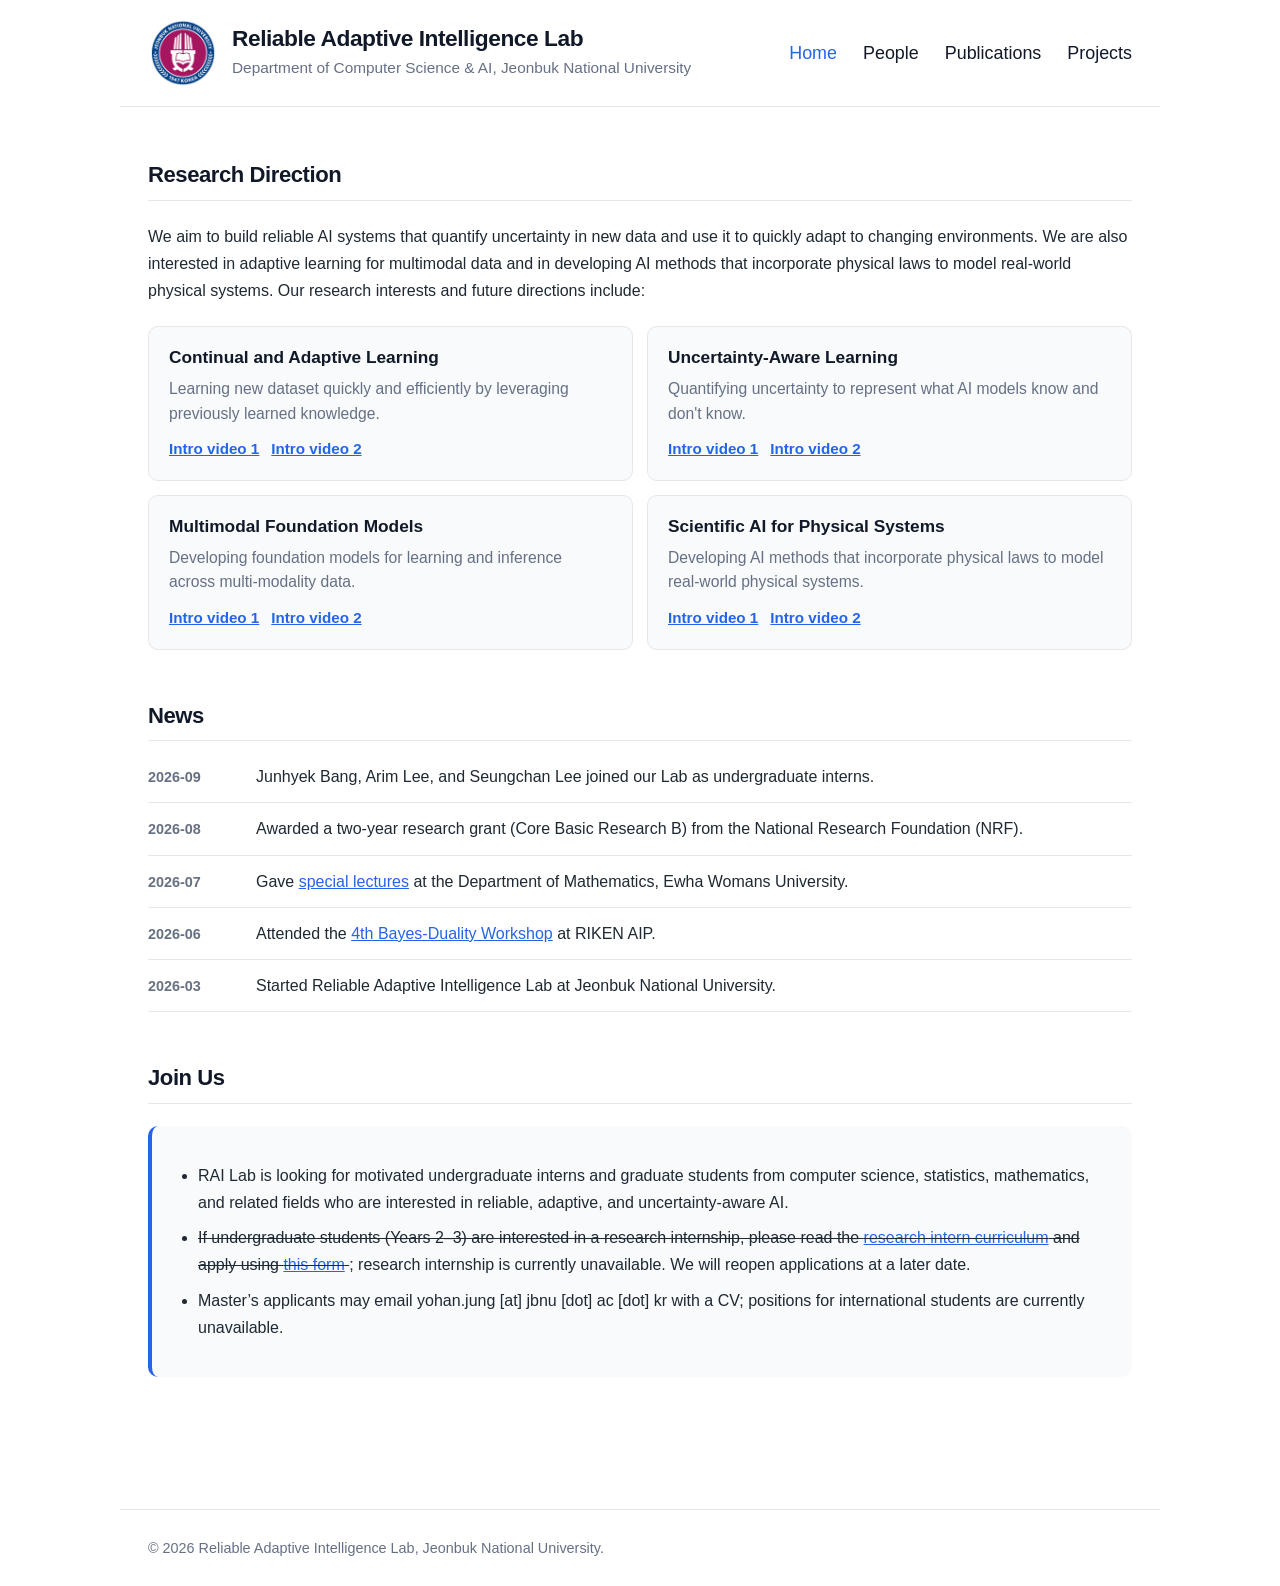
<file: index.html>
<!DOCTYPE html>
<html lang="en">
<head>
  <meta charset="UTF-8" />
  <meta name="viewport" content="width=device-width, initial-scale=1.0" />
  <title>Reliable Adaptive Intelligence Lab</title>
  <link rel="stylesheet" href="style.css?v=4" />
  <script>
    if (window.location.pathname.endsWith('/index.html')) {
      window.history.replaceState(null, '', window.location.pathname.replace(/index\.html$/, ''));
    }
  </script>
</head>

<body>
  <header class="site-header">
    <div class="brand">
      <img class="brand-logo" src="assets/home-embleum.png" alt="Jeonbuk National University logo" />
      <div class="brand-text">
        <div class="brand-title">Reliable Adaptive Intelligence Lab</div>
        <div class="brand-subtitle">Department of Computer Science &amp; AI, Jeonbuk National University</div>
      </div>
    </div>

    <nav class="site-nav">
      <a class="active" href="/">Home</a>
      <a href="people.html">People</a>
      <a href="publications.html">Publications</a>
      <a href="projects.html">Projects</a>
    </nav>
  </header>

  <main class="container">

    <section class="section">
      <h2>Research Direction</h2>

      <p>
        We aim to build reliable AI systems that quantify uncertainty in new data and use it to quickly adapt to changing environments. 
        We are also interested in adaptive learning for multimodal data and in developing AI methods that incorporate physical laws to model real-world physical systems.
        Our research interests and future directions include:
      </p>

      <div class="theme-list">
        <div class="theme-item">
          <h3>Continual and Adaptive Learning</h3>
          <p>Learning new dataset quickly and efficiently by leveraging previously learned knowledge.</p>
          <div class="theme-links">
            <a href="https://www.youtube.com/watch?v=_49ydwCrhVk&amp;t=0s">Intro video 1</a>
            <a href="https://www.youtube.com/live/pB0ynaYZVaU?si=M1dCXUzkx3sLx9Ly">Intro video 2</a>
          </div>
        </div>

        <div class="theme-item">
          <h3>Uncertainty-Aware Learning</h3>
          <p>Quantifying uncertainty to represent what AI models know and don't know.</p>
          <div class="theme-links">
            <a href="https://www.youtube.com/watch?v=fxiI_akW6MA">Intro video 1</a>
            <a href="https://www.youtube.com/watch?v=veYq6EWZyVc">Intro video 2</a>
            <!-- <a href="https://www.youtube.com/watch?v=TRNYnRRJBRg">link3</a> -->
          </div>
        </div>

        <div class="theme-item">
          <h3>Multimodal Foundation Models</h3>
          <p>Developing foundation models for learning and inference across multi-modality data.</p>
          <div class="theme-links">
            <a href="https://www.youtube.com/watch?v=NDdc39KYqDU">Intro video 1</a>
            <a href="https://www.youtube.com/watch?v=mQOK0Mfyrkk">Intro video 2</a>
          </div>

        </div>

        <div class="theme-item">
          <h3>Scientific AI for Physical Systems</h3>
          <p>Developing AI methods that incorporate physical laws to model real-world physical systems.</p>
          <div class="theme-links">
            <a href="https://www.youtube.com/watch?v=pZm-Hs2Wstc">Intro video 1</a>
            <a href="https://youtu.be/-3gfcvwyCqw?si=eeulVyX9C-i20Cjy">Intro video 2</a>
          </div>
        </div>
      </div>
    </section>

    <section class="section">
      <h2>News</h2>

      <div class="news-item">
        <span class="news-date">2026-09</span>
        <p> Junhyek Bang, Arim Lee, and Seungchan Lee joined our Lab as undergraduate interns.</p>
      </div>
      
      <div class="news-item">
        <span class="news-date">2026-08</span>
        <p>Awarded a two-year research grant (Core Basic Research B) from the National Research Foundation (NRF).</p>
      </div>

      <div class="news-item">
        <span class="news-date">2026-07</span>
        <p>Gave <a href="https://github.com/becre2021/mlmeetde-101">special lectures</a> at the Department of Mathematics, Ewha Womans University.</p>
      </div>

      <div class="news-item">
        <span class="news-date">2026-06</span>
        <p>Attended the <a href="https://bayesduality.github.io/workshop_2026.html">4th Bayes-Duality Workshop</a> at RIKEN AIP.</p>
      </div> 

      <div class="news-item">
        <span class="news-date">2026-03</span>
        <p>Started Reliable Adaptive Intelligence Lab at Jeonbuk National University.</p>
      </div>
    </section>

    <!-- <section class="section">
      <h2>Join Us</h2>
      <div class="notice">
        RAI Lab is looking for motivated undergraduate interns and graduate students from computer science, statistics, mathematics, and related fields who are interested in reliable, adaptive, and uncertainty-aware AI.
        
        If undergraduate students (Years 2–3) are interested, please read <a href="/intern">research intern curriculum</a> and apply using <a href="https://forms.gle/CQf4ckK8HeQXMaTn7">this form</a>.
        Master&rsquo;s applicants may email yohan.jung [at] jbnu [dot] ac [dot] kr; Positions for international students are currently unavailable.
      </div>
    </section> -->

    <section class="section">
    <h2>Join Us</h2>
    <div class="notice">
      <ul class="join-list">
        <li>
          RAI Lab is looking for motivated undergraduate interns and graduate students from computer science, statistics, mathematics, and related fields who are interested in reliable, adaptive, and uncertainty-aware AI.
        </li>

        <li>
          <del>
            If undergraduate students (Years 2–3) are interested in a research internship,
            please read the <a href="/intern">research intern curriculum</a> and
            apply using <a href="https://forms.gle/CQf4ckK8HeQXMaTn7">this form</a>
          </del>; research internship is currently unavailable. We will reopen applications at a later date.
        </li>

        <li>
          Master’s applicants may email yohan.jung [at] jbnu [dot] ac [dot] kr with a CV; positions for international students are currently unavailable. 
        </li>
      </ul>
    </div>
</section>

  </main>

  <footer class="site-footer">
    © 2026 Reliable Adaptive Intelligence Lab, Jeonbuk National University.
  </footer>
</body>
</html>
</file>
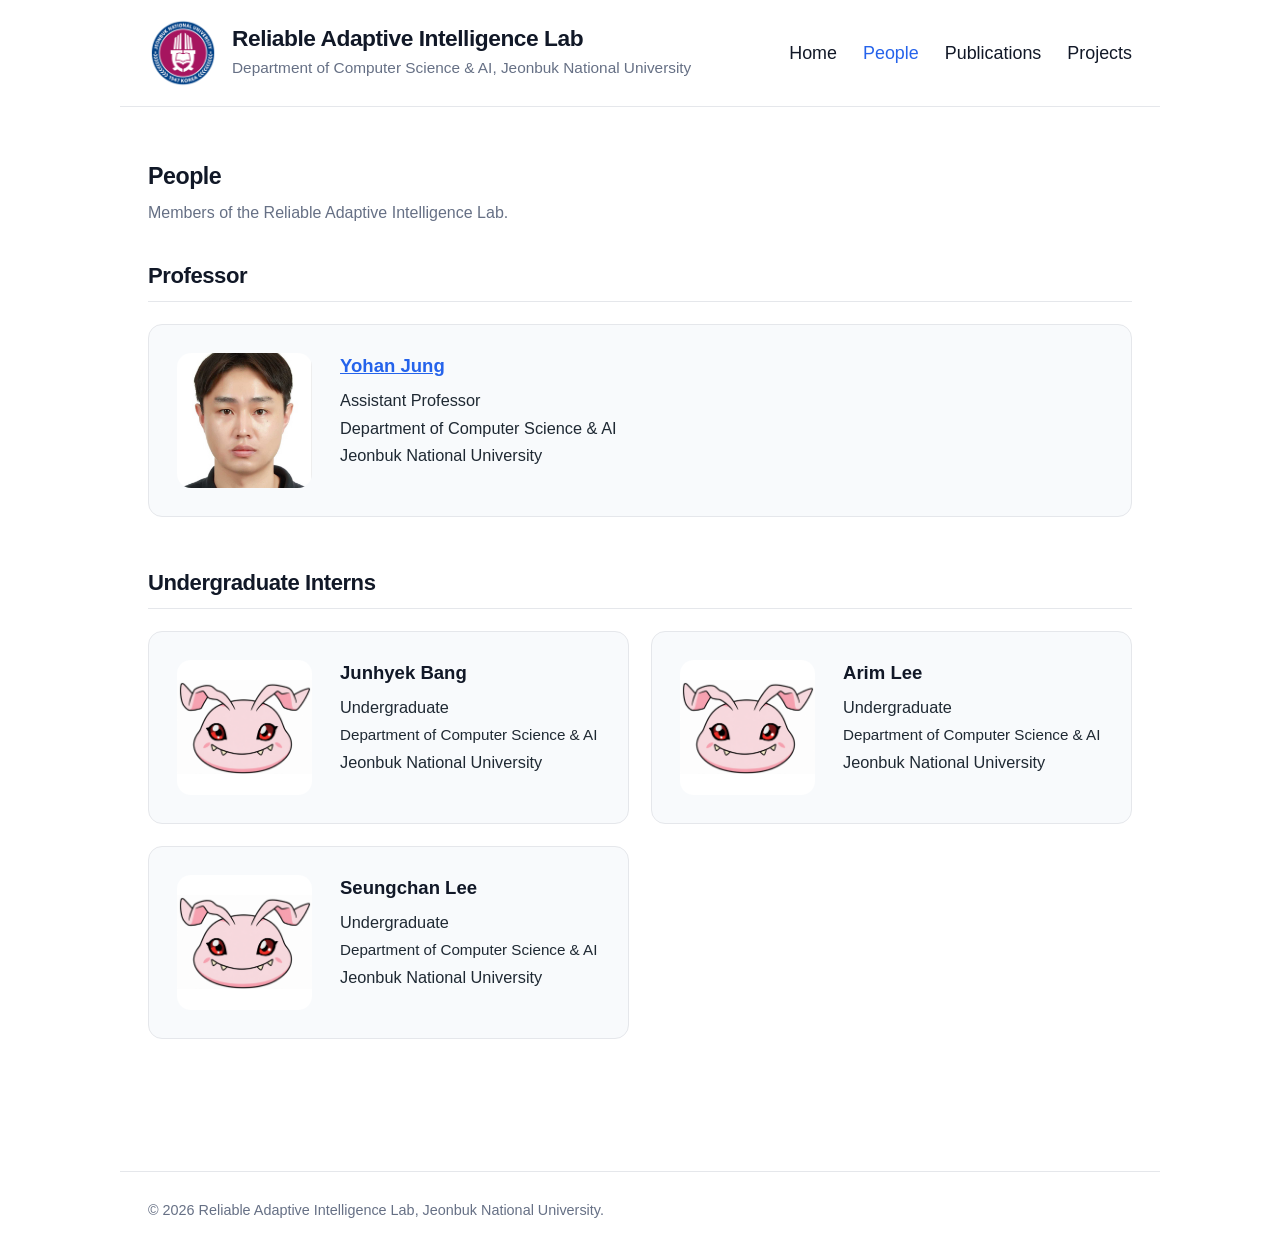
<file: people.html>
<!DOCTYPE html>
<html lang="en">
<head>
  <meta charset="UTF-8" />
  <meta name="viewport" content="width=device-width, initial-scale=1.0" />
  <title>People | Reliable Adaptive Intelligence Lab</title>
  <link rel="stylesheet" href="style.css?v=4" />
</head>

<body>
  <header class="site-header">
    <div class="brand">
      <img class="brand-logo" src="assets/home-embleum.png" alt="Jeonbuk National University logo" />
      <div class="brand-text">
        <div class="brand-title">Reliable Adaptive Intelligence Lab</div>
        <div class="brand-subtitle">Department of Computer Science &amp; AI, Jeonbuk National University</div>
      </div>
    </div>

    <nav class="site-nav">
      <a href="/">Home</a>
      <a class="active" href="people.html">People</a>
      <a href="publications.html">Publications</a>
      <a href="projects.html">Projects</a>
    </nav>
  </header>

  <main class="container">
    <section class="page-title">
      <h1>People</h1>
      <p>Members of the Reliable Adaptive Intelligence Lab.</p>
    </section>

    <section class="section">
      <h2>Professor</h2>

      <div class="person-card">
        <img class="person-photo" src="assets/people-yhj.jpg" alt="Yohan Jung" />
        <div>
          <h3><a href="https://e2ee22.github.io/">Yohan Jung</a></h3>
          <p>
            Assistant Professor<br />
            Department of Computer Science &amp; AI<br />
            Jeonbuk National University
          </p>
        </div>
      </div>
    </section>

    <section class="section">
      <h2>Undergraduate Interns</h2>

      <div class="people-grid">
        <div class="person-card">
          <img class="person-photo intern-photo" src="assets/people-intern.png" alt="Junhyek Bang" />
          <div>
            <h3>Junhyek Bang</h3>
            <p>
              Undergraduate<br />
              <span class="department-name">Department of Computer Science &amp; AI</span><br />
              Jeonbuk National University
            </p>
          </div>
        </div>


        <div class="person-card">
          <img class="person-photo intern-photo" src="assets/people-intern.png" alt="Arim Lee" />
          <div>
            <h3>Arim Lee</h3>
            <p>
              Undergraduate<br />
              <span class="department-name">Department of Computer Science &amp; AI</span><br />
              Jeonbuk National University
            </p>
          </div>
        </div>

        <div class="person-card">
          <img class="person-photo intern-photo" src="assets/people-intern.png" alt="Seung Chan Lee" />
          <div>
            <h3>Seungchan Lee</h3>
            <p>
              Undergraduate<br />
              <span class="department-name">Department of Computer Science &amp; AI</span><br />
              Jeonbuk National University
            </p>
          </div>
        </div>
      </div>
    </section>

  </main>

  <footer class="site-footer">
    © 2026 Reliable Adaptive Intelligence Lab, Jeonbuk National University.
  </footer>
</body>
</html>
</file>
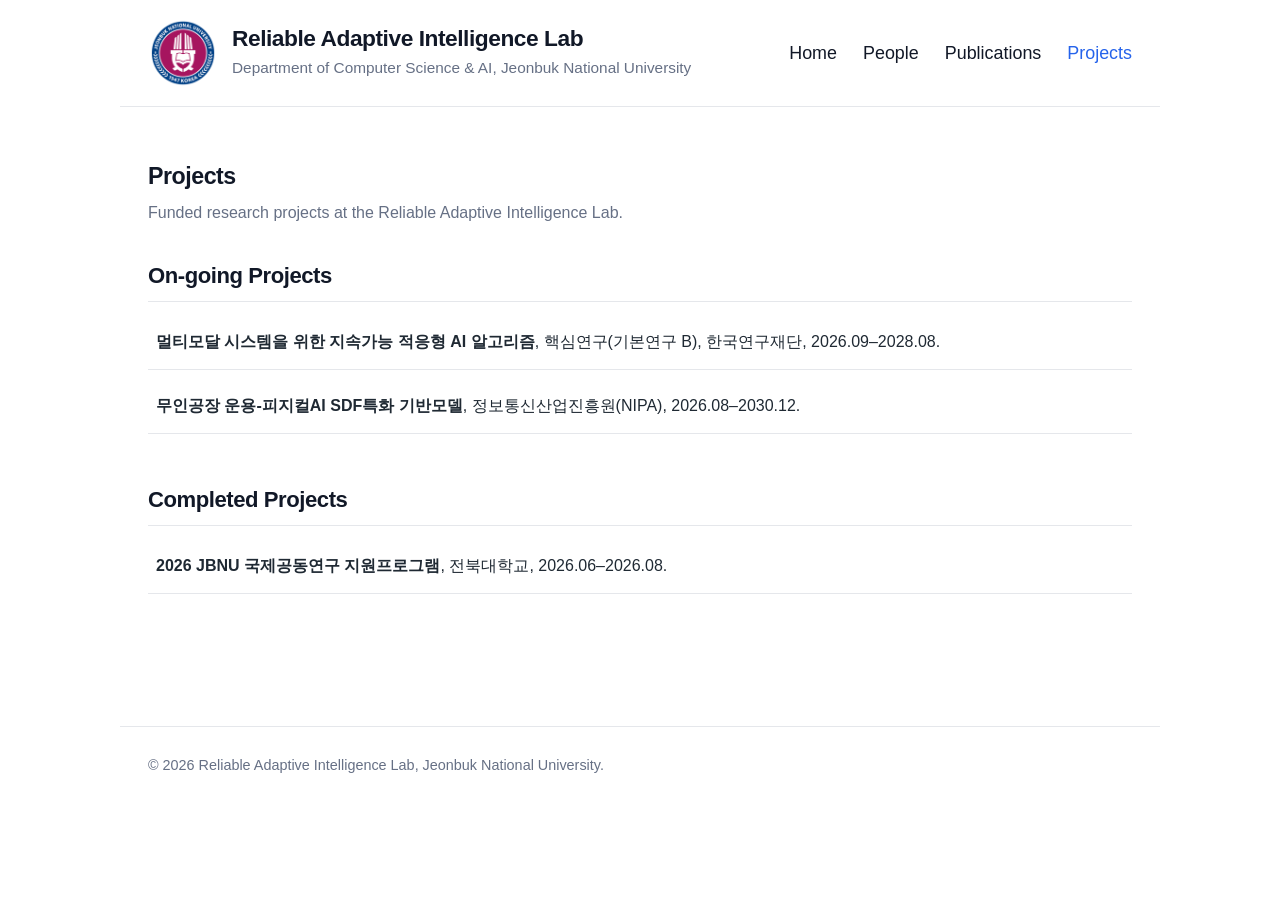
<file: projects.html>
<!DOCTYPE html>
<html lang="en">
<head>
  <meta charset="UTF-8" />
  <meta name="viewport" content="width=device-width, initial-scale=1.0" />
  <title>Projects | Reliable Adaptive Intelligence Lab</title>
  <link rel="stylesheet" href="style.css?v=4" />
</head>

<body>
  <header class="site-header">
    <div class="brand">
      <img class="brand-logo" src="assets/home-embleum.png" alt="Jeonbuk National University logo" />
      <div class="brand-text">
        <div class="brand-title">Reliable Adaptive Intelligence Lab</div>
        <div class="brand-subtitle">Department of Computer Science &amp; AI, Jeonbuk National University</div>
      </div>
    </div>

    <nav class="site-nav">
      <a href="/">Home</a>
      <a href="people.html">People</a>
      <a href="publications.html">Publications</a>
      <a class="active" href="projects.html">Projects</a>
    </nav>
  </header>

  <main class="container">
    <section class="page-title">
      <h1>Projects</h1>
      <p>Funded research projects at the Reliable Adaptive Intelligence Lab.</p>
    </section>

    <section class="section">
      <h2>On-going Projects</h2>

      <!--
        다음 형식으로 연구과제를 추가하세요:
        <li>
          <strong>연구과제명</strong>, 역할, 지원기관,
          YYYY.MM&ndash;YYYY.MM.
        </li>
      -->
      <ul class="project-list">
        <li>
          <strong>멀티모달 시스템을 위한 지속가능 적응형 AI 알고리즘</strong>,
          핵심연구(기본연구 B),
          한국연구재단,
          2026.09&ndash;2028.08.
        </li>
        <li>
          <strong>무인공장 운용-피지컬AI SDF특화 기반모델</strong>,
          정보통신산업진흥원(NIPA),
          2026.08&ndash;2030.12.
        </li>
      </ul>
    </section>

    <section class="section">
      <h2>Completed Projects</h2>

      <!--
        Add each completed project in this format:
        <li>
          <strong>연구과제명</strong>, 역할, 지원기관,
          YYYY.MM&ndash;YYYY.MM.
        </li>
      -->
      <ul class="project-list">
        <li>
          <strong>2026 JBNU 국제공동연구 지원프로그램</strong>,
          전북대학교,
          2026.06&ndash;2026.08.
        </li>
      </ul>
    </section>
  </main>


  <footer class="site-footer">
    © 2026 Reliable Adaptive Intelligence Lab, Jeonbuk National University.
  </footer>
</body>
</html>
</file>
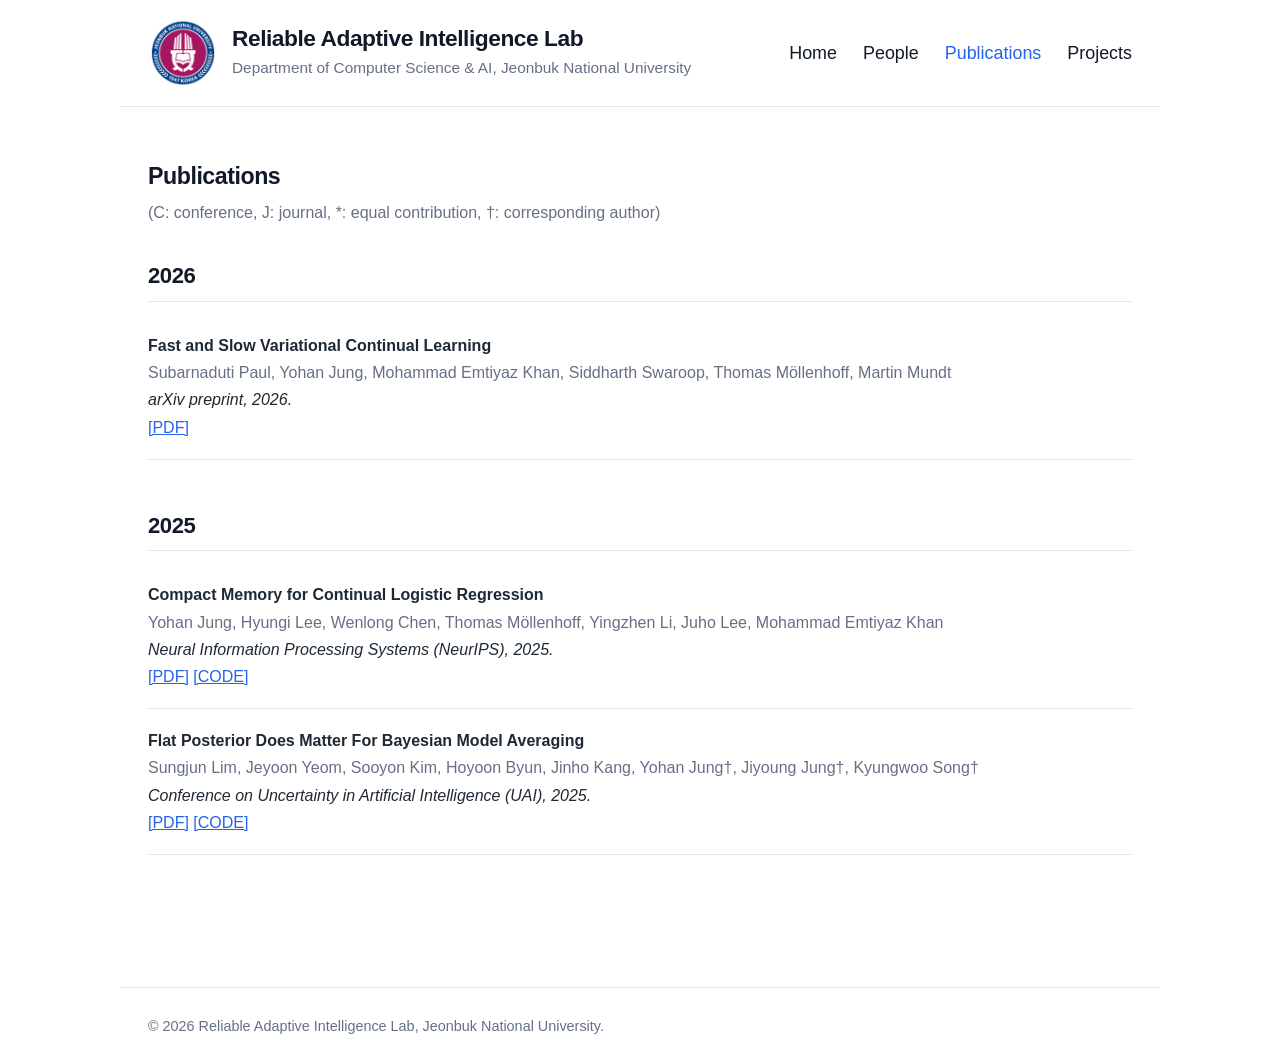
<file: publications.html>
<!DOCTYPE html>
<html lang="en">
<head>
  <meta charset="UTF-8" />
  <meta name="viewport" content="width=device-width, initial-scale=1.0" />
  <title>Publications | Reliable Adaptive Intelligence Lab</title>
  <link rel="stylesheet" href="style.css?v=4" />
</head>

<body>
  <header class="site-header">
    <div class="brand">
      <img class="brand-logo" src="assets/home-embleum.png" alt="Jeonbuk National University logo" />
      <div class="brand-text">
        <div class="brand-title">Reliable Adaptive Intelligence Lab</div>
        <div class="brand-subtitle">Department of Computer Science &amp; AI, Jeonbuk National University</div>
      </div>
    </div>

    <nav class="site-nav">
      <a href="/">Home</a>
      <a href="people.html">People</a>
      <a class="active" href="publications.html">Publications</a>
      <a href="projects.html">Projects</a>
    </nav>
  </header>

  <main class="container">
    <section class="page-title">
      <h1>Publications</h1>
      <p class="small-text">(C: conference, J: journal, *: equal contribution, &dagger;: corresponding author)</p>
    </section>

    <section class="section">
      <h2>2026</h2>

      <div class="publication">
        <p>
          <strong>Fast and Slow Variational Continual Learning</strong><br />
          <span class="authors">Subarnaduti Paul, Yohan Jung, Mohammad Emtiyaz Khan, Siddharth Swaroop, Thomas M&ouml;llenhoff, Martin Mundt</span><br />
          <em>arXiv preprint, 2026.</em><br />
          <a href="https://arxiv.org/abs/2606.24007">[PDF]</a>
        </p>
      </div>
    </section>

    <section class="section">
      <h2>2025</h2>

      <div class="publication">
        <p>
          <strong> Compact Memory for Continual Logistic Regression</strong><br />
          <span class="authors">Yohan Jung, Hyungi Lee, Wenlong Chen, Thomas M&ouml;llenhoff, Yingzhen Li, Juho Lee, Mohammad Emtiyaz Khan</span><br />
          <em>Neural Information Processing Systems (NeurIPS), 2025.</em><br />
          <a href="https://openreview.net/forum?id=XLa5Puhqzg">[PDF]</a>
          <a href="https://github.com/team-approx-bayes/compact_memory_code">[CODE]</a>
        </p>
      </div>

      <div class="publication">
        <p>
          <strong> Flat Posterior Does Matter For Bayesian Model Averaging</strong><br />
          <span class="authors">Sungjun Lim, Jeyoon Yeom, Sooyon Kim, Hoyoon Byun, Jinho Kang, Yohan Jung&dagger;, Jiyoung Jung&dagger;, Kyungwoo Song&dagger;</span><br />
          <em>Conference on Uncertainty in Artificial Intelligence (UAI), 2025.</em><br />
          <a href="https://proceedings.mlr.press/v286/lim25a.html">[PDF]</a>
          <a href="https://github.com/MLAI-Yonsei/FP-BMA">[CODE]</a>
        </p>
      </div>
    </section>

    <!-- <section class="section">
      <h2>Preprints</h2>
      <p>To be updated.</p>
    </section> -->
  </main>


  <footer class="site-footer">
    © 2026 Reliable Adaptive Intelligence Lab, Jeonbuk National University.
  </footer>
</body>
</html>
</file>
<file: style.css>
:root {
  --bg: #ffffff;
  --text: #1f2933;
  --muted: #667085;
  --heading: #111827;
  --border: #e5e7eb;
  --soft-bg: #f8fafc;
  --accent: #2563eb;
  --accent-dark: #1d4ed8;
  --max-width: 1040px;
}

* {
  box-sizing: border-box;
}

body {
  margin: 0;
  background: var(--bg);
  color: var(--text);
  font-family: -apple-system, BlinkMacSystemFont, "Segoe UI", Roboto, Helvetica, Arial, sans-serif;
  font-size: 16px;
  line-height: 1.7;
}

/* Header */

.site-header {
  width: 100%;
  max-width: var(--max-width);
  margin: 0 auto;
  padding: 18px 28px;
  display: flex;
  align-items: center;
  justify-content: space-between;
  gap: 32px;
  border-bottom: 1px solid var(--border);
}

.brand {
  display: flex;
  align-items: center;
  gap: 14px;
  color: var(--heading);
  text-decoration: none;
  white-space: nowrap;
}

.brand-mark {
  width: 46px;
  height: 46px;
  border-radius: 10px;
  background: var(--heading);
  color: white;
  display: flex;
  align-items: center;
  justify-content: center;
  font-weight: 800;
  font-size: 0.95rem;
  letter-spacing: -0.03em;
}

.brand-logo {
  width: 70px;
  height: 70px;
  object-fit: contain;
}

.brand-title {
  font-size: 1.42rem;
  font-weight: 650;
  letter-spacing: -0.02em;
  line-height: 1.2;
}

.brand-subtitle {
  margin-top: 2px;
  color: var(--muted);
  font-size: 0.96rem;
}

.site-nav {
  display: flex;
  align-items: center;
  gap: 26px;
  white-space: nowrap;
}

.site-nav a {
  color: var(--heading);
  text-decoration: none;
  font-size: 1.12rem;
  font-weight: 500;
}

.site-nav a:hover,
.site-nav a.active {
  color: var(--accent);
}

/* Layout */

.container {
  width: 100%;
  max-width: var(--max-width);
  margin: 0 auto;
  padding: 54px 28px 80px;
}

.section {
  margin-bottom: 52px;
}

.page-title {
  margin-bottom: 36px;
}

.page-title h1 {
  margin: 0 0 8px;
  color: var(--heading);
  font-size: 1.45rem;
  line-height: 1.3;
  letter-spacing: -0.02em;
}

.page-title p {
  max-width: 720px;
  margin: 0;
  color: var(--muted);
  font-size: 1rem;
}

/* Hero */

.hero {
  max-width: 820px;
  margin-bottom: 64px;
}

.eyebrow {
  margin: 0 0 12px;
  color: var(--accent);
  font-size: 0.92rem;
  font-weight: 700;
  letter-spacing: 0.02em;
}

.hero h1 {
  margin: 0 0 18px;
  color: var(--heading);
  font-size: 3rem;
  line-height: 1.08;
  letter-spacing: -0.055em;
}

.hero-text {
  margin: 0 0 14px;
  color: var(--heading);
  font-size: 1.35rem;
  line-height: 1.5;
}

.hero-desc {
  max-width: 760px;
  margin: 0;
  color: var(--muted);
  font-size: 1.08rem;
}

/* Text */

h2 {
  margin: 0 0 22px;
  padding-bottom: 10px;
  border-bottom: 1px solid var(--border);
  color: var(--heading);
  font-size: 1.38rem;
  line-height: 1.3;
  letter-spacing: -0.02em;
}

h3 {
  margin: 0 0 8px;
  color: var(--heading);
  font-size: 1.08rem;
  line-height: 1.4;
}

p {
  margin-top: 0;
}

a {
  color: var(--accent);
}

a:hover {
  color: var(--accent-dark);
}

ul {
  padding-left: 22px;
}

li {
  margin-bottom: 8px;
}

/* News */

.news-item {
  display: flex;
  gap: 16px;
  align-items: baseline;
  padding: 12px 0;
  border-bottom: 1px solid var(--border);
}

.news-item:first-of-type {
  padding-top: 0;
}

.news-date {
  flex: 0 0 92px;
  color: var(--muted);
  font-size: 0.9rem;
  font-weight: 700;
}

.news-item p {
  margin: 0;
}

/* Notice */

.notice {
  padding: 20px 24px;
  border-left: 4px solid var(--accent);
  border-radius: 10px;
  background: var(--soft-bg);
  color: var(--text);
}

/* Research cards */

.theme-list {
  display: grid;
  grid-template-columns: repeat(2, minmax(0, 1fr));
  gap: 14px;
  margin-top: 22px;
}

.theme-item {
  padding: 18px 20px;
  border: 1px solid var(--border);
  border-radius: 10px;
  background: var(--soft-bg);
}

.theme-item h3 {
  margin: 0;
}

.theme-item p {
  margin: 8px 0 0;
  color: var(--muted);
  font-size: 0.98rem;
  line-height: 1.55;
}

.theme-links {
  display: flex;
  gap: 12px;
  margin-top: 10px;
  font-size: 0.95rem;
  font-weight: 600;
}

.theme-card {
  display: grid;
  grid-template-columns: 64px 1fr;
  gap: 20px;
  padding: 22px 0;
  border-bottom: 1px solid var(--border);
}

.theme-card:first-of-type {
  padding-top: 0;
}

.theme-number {
  color: var(--accent);
  font-size: 1.25rem;
  font-weight: 800;
  letter-spacing: -0.03em;
}

.theme-card p {
  margin: 0;
  max-width: 760px;
  color: var(--muted);
}

/* People */

.people-grid {
  display: grid;
  grid-template-columns: repeat(2, minmax(0, 1fr));
  gap: 22px;
}

.person-card {
  display: grid;
  grid-template-columns: 135px 1fr;
  gap: 28px;
  align-items: start;
  padding: 28px;
  border: 1px solid var(--border);
  border-radius: 14px;
  background: var(--soft-bg);
}

.person-card h3 {
  font-size: 1.16rem;
}

.person-card p {
  font-size: 1.02rem;
}

.person-photo {
  width: 135px;
  height: 135px;
  border-radius: 14px;
  object-fit: cover;
}

.intern-photo {
  object-fit: contain;
  background: #fff;
}

.department-name {
  white-space: nowrap;
  font-size: 0.95rem;
}

.placeholder-photo {
  display: flex;
  align-items: center;
  justify-content: center;
  background: var(--heading);
  color: white;
  font-size: 1.62rem;
  font-weight: 800;
}

.small-text {
  color: var(--muted);
  font-size: 1rem;
}

/* Publications */

.section .publication:first-of-type {
  padding-top: 8px;
}

.publication {
  padding: 18px 0;
  border-bottom: 1px solid var(--border);
}

.publication p {
  margin: 0;
}

.authors {
  color: var(--muted);
}

/* Projects */

.project-list {
  margin: 0;
  list-style: none;
  padding-left: 0;
}

.project-list li {
  padding: 14px 8px;
  border-bottom: 1px solid var(--border);
}

.project-list li:first-child {
  padding-top: 4px;
}

/* Footer */

.site-footer {
  max-width: var(--max-width);
  margin: 0 auto;
  padding: 26px 28px;
  border-top: 1px solid var(--border);
  color: var(--muted);
  font-size: 0.9rem;
}

/* Mobile */

@media (max-width: 1000px) {
  .site-header {
    flex-direction: column;
    align-items: flex-start;
    gap: 16px;
  }

  .site-nav {
    gap: 20px;
    flex-wrap: wrap;
  }

  .brand {
    white-space: normal;
  }

  .hero h1 {
    font-size: 2.35rem;
  }

  .hero-text {
    font-size: 1.16rem;
  }
}

@media (max-width: 560px) {
  .site-header,
  .container,
  .site-footer {
    padding-left: 20px;
    padding-right: 20px;
  }

  .brand-mark {
    width: 40px;
    height: 40px;
    font-size: 0.82rem;
  }

  .brand-title {
    font-size: 1.06rem;
  }

  .site-nav {
    gap: 14px;
  }

  .site-nav a {
    font-size: 0.94rem;
  }

  .hero h1 {
    font-size: 2rem;
  }

  .news-item {
    display: block;
  }

  .news-date {
    display: block;
    margin-bottom: 4px;
  }

  .theme-list {
    grid-template-columns: 1fr;
  }

  .theme-card {
    grid-template-columns: 1fr;
    gap: 4px;
  }

  .people-grid {
    grid-template-columns: 1fr;
  }

  .person-card {
    grid-template-columns: 1fr;
  }
}
</file>
